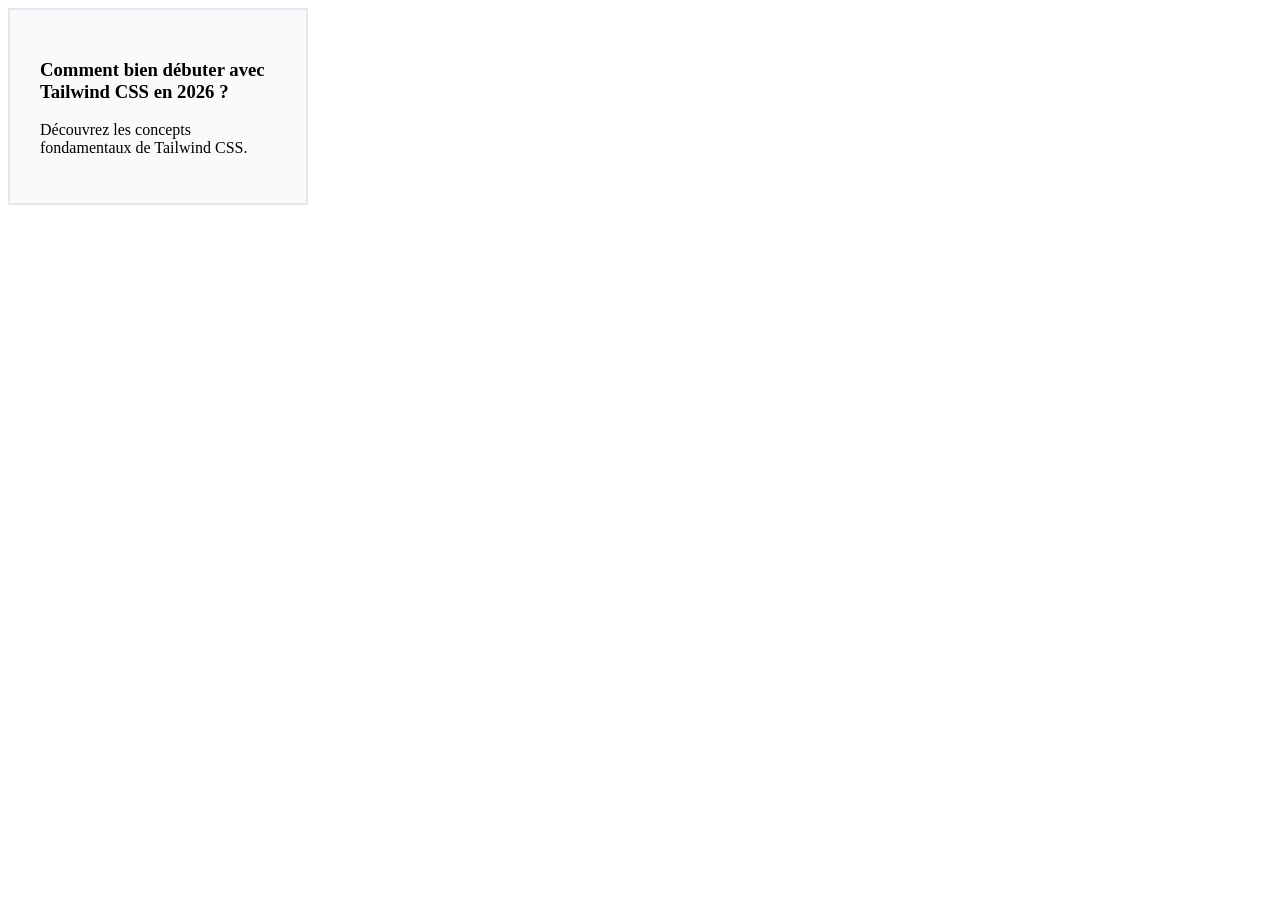
<file: T-20/index.html>
<!DOCTYPE html>
<html lang="fr">
<head>
    <meta charset="UTF-8">
    <meta name="viewport" content="width=device-width, initial-scale=1.0">
    <title>Mon Blog</title>
    <link rel="stylesheet" href="css/components.css">
    <link rel="stylesheet" href="css/global.css">
</head>
<body>
      <div class="carte-article">
        <div class="carte-contenu">
            <h3>Comment bien débuter avec Tailwind CSS en 2026 ?</h3>
            <p>Découvrez les concepts fondamentaux de Tailwind CSS.</p>
        </div>
    </div>
    
</body>
</html>
</file>
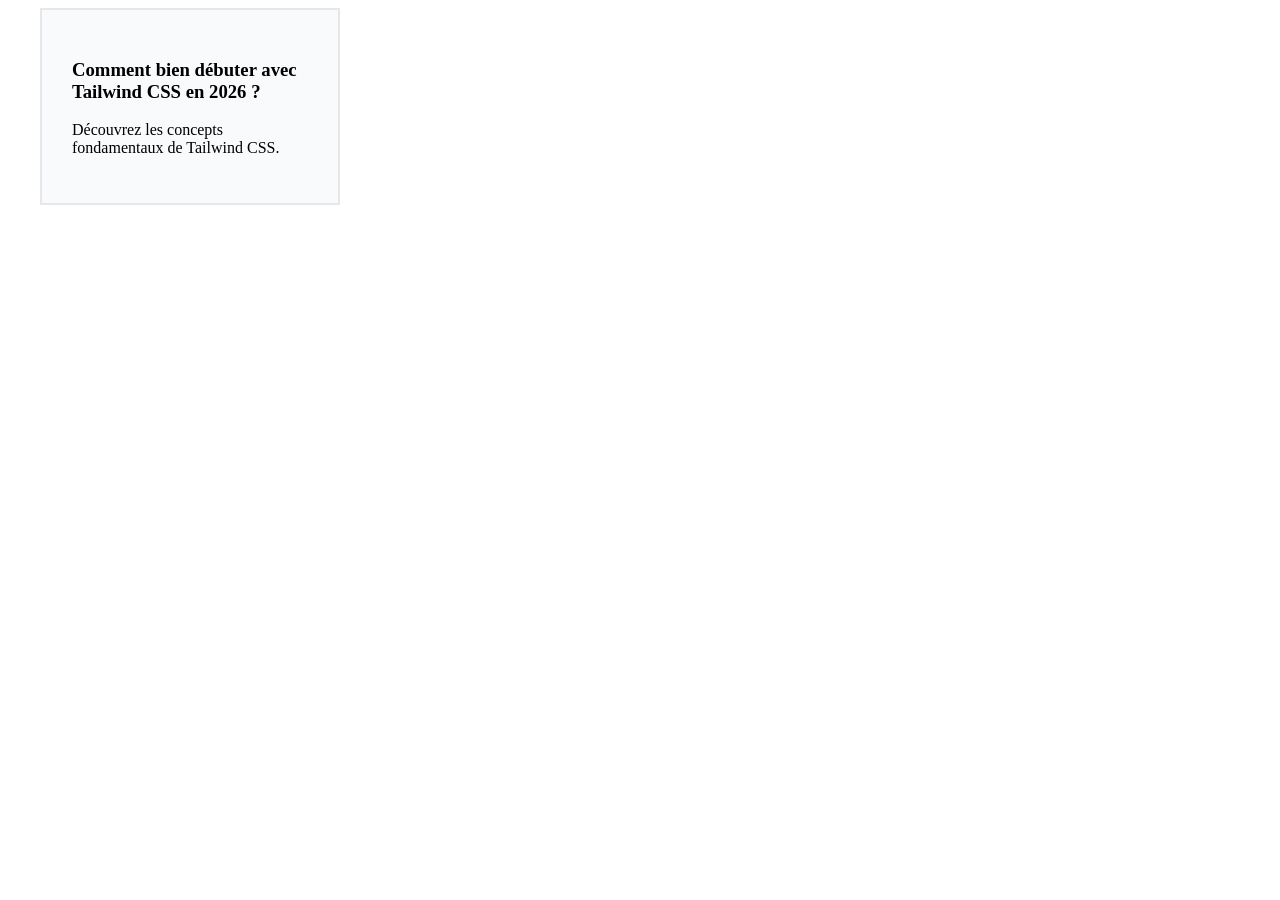
<file: T-21/index.html>
<!DOCTYPE html>
<html lang="fr">
<head>
    <meta charset="UTF-8">
    <title>Mon Blog</title>
    <link rel="stylesheet" href="css/global.css">
    <link rel="stylesheet" href="css/components.css">
    <link rel="stylesheet" href="css/pages.css">
</head>
<body>
    
    <section class="section-articles">
        <div class="conteneur-articles">
            
            <div class="carte-article">
                <div class="carte-contenu">
                    <h3>Comment bien débuter avec Tailwind CSS en 2026 ?</h3>
                    <p>Découvrez les concepts fondamentaux de Tailwind CSS.</p>
                </div>
            </div>

        </div>
    </section>

</body>
</html>
</file>
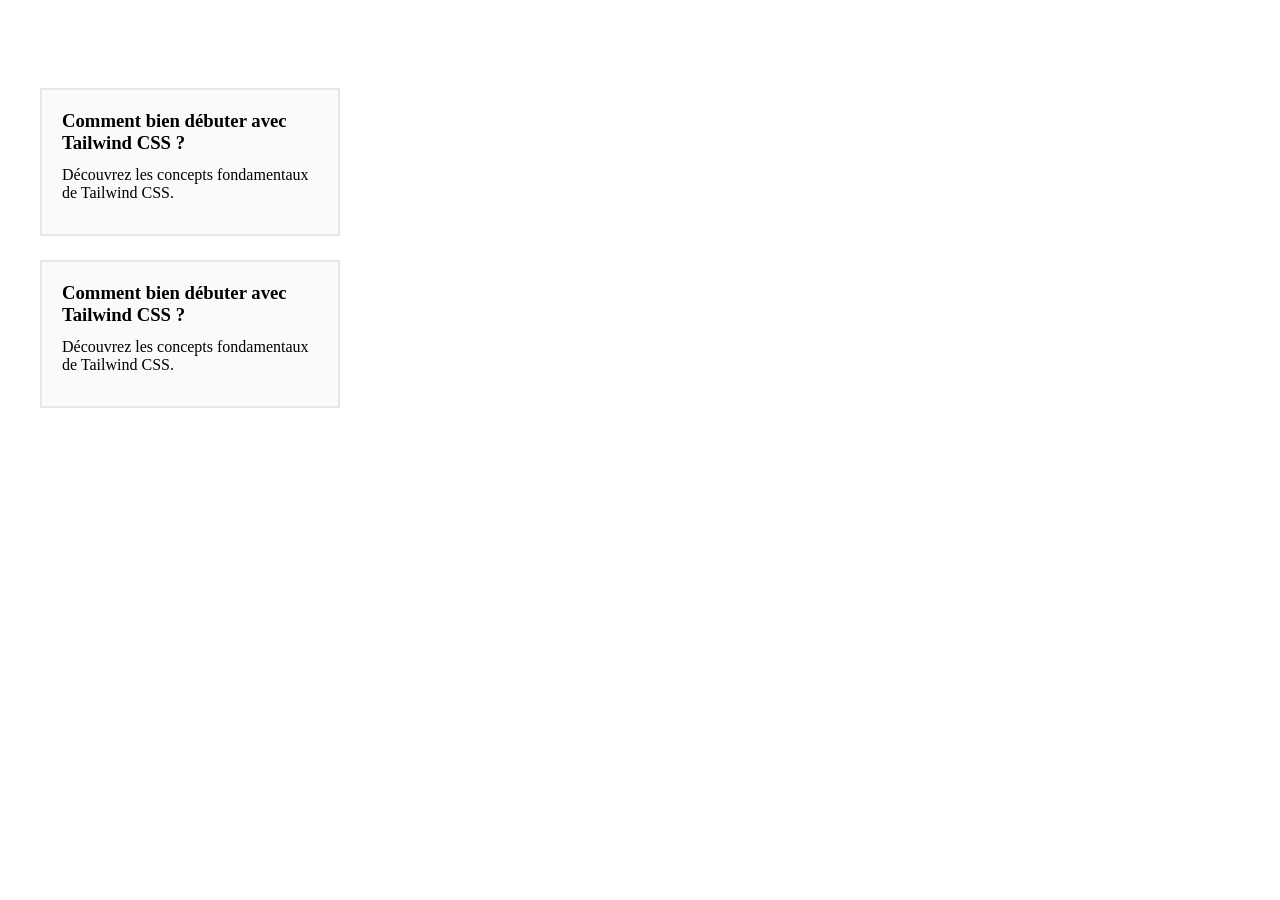
<file: T-22/index.html>
<!DOCTYPE html>
<html lang="fr">
<head>
    <meta charset="UTF-8">
    <title>Mon Blog</title>
    <link rel="stylesheet" href="css/global.css">
    <link rel="stylesheet" href="css/components.css">
    <link rel="stylesheet" href="css/pages.css">
</head>
<body>
    
    <section class="section-articles">
        <div class="conteneur-articles">
            
            <div class="carte-article">
                <div class="carte-contenu">
                    <h3>Comment bien débuter avec Tailwind CSS ?</h3>
                    <p>Découvrez les concepts fondamentaux de Tailwind CSS.</p>
                </div>
                
            </div>
            <div class="carte-article">
                <div class="carte-contenu">
                    <h3>Comment bien débuter avec Tailwind CSS ?</h3>
                    <p>Découvrez les concepts fondamentaux de Tailwind CSS.</p>
                </div>
                
            </div>
            
  

        </div>
    </section>

</body>
</html>
</file>
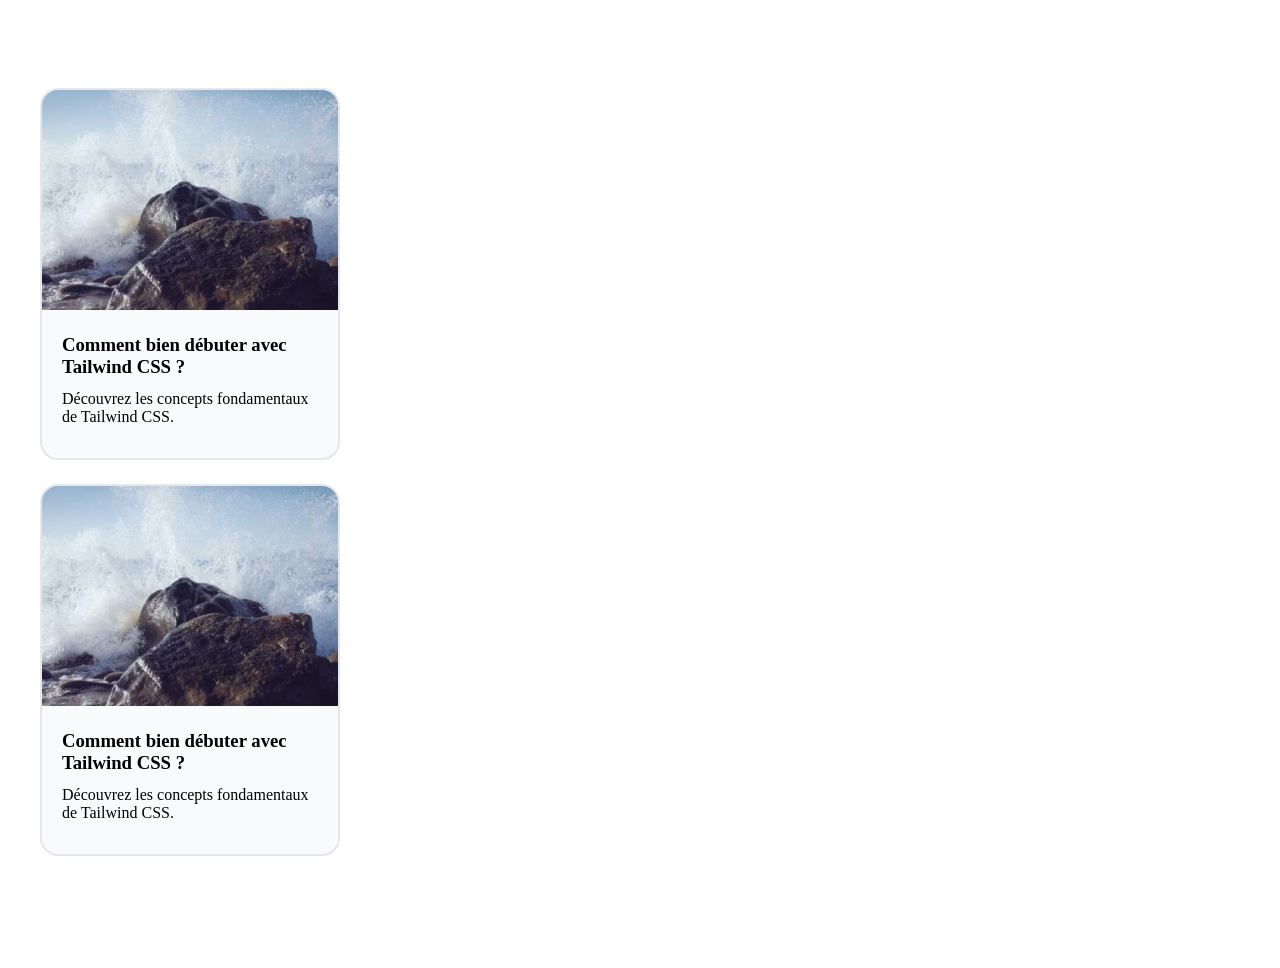
<file: T-23/index.html>
<!DOCTYPE html>
<html lang="fr">
<head>
    <meta charset="UTF-8">
    <title>Mon Blog</title>
    <link rel="stylesheet" href="css/global.css">
    <link rel="stylesheet" href="css/components.css">
    <link rel="stylesheet" href="css/pages.css">
</head>
<body>
    
    <section class="section-articles">
        <div class="conteneur-articles">
            
            <div class="carte-article">
                <a href="#" class="carte-image">
                    <img src="images/article-example.png" alt="Code source">
                </a>

                <div class="carte-contenu">
                    <h3>Comment bien débuter avec Tailwind CSS ?</h3>
                    <p>Découvrez les concepts fondamentaux de Tailwind CSS.</p>
                </div>
                
            </div>
            <div class="carte-article">
                    <a href="#" class="carte-image">
                    <img src="images/article-example.png" alt="Code source">
                   </a>
                <div class="carte-contenu">
                    <h3>Comment bien débuter avec Tailwind CSS ?</h3>
                    <p>Découvrez les concepts fondamentaux de Tailwind CSS.</p>
                </div>
                
            </div>
            
  

        </div>
    </section>

</body>
</html>
</file>
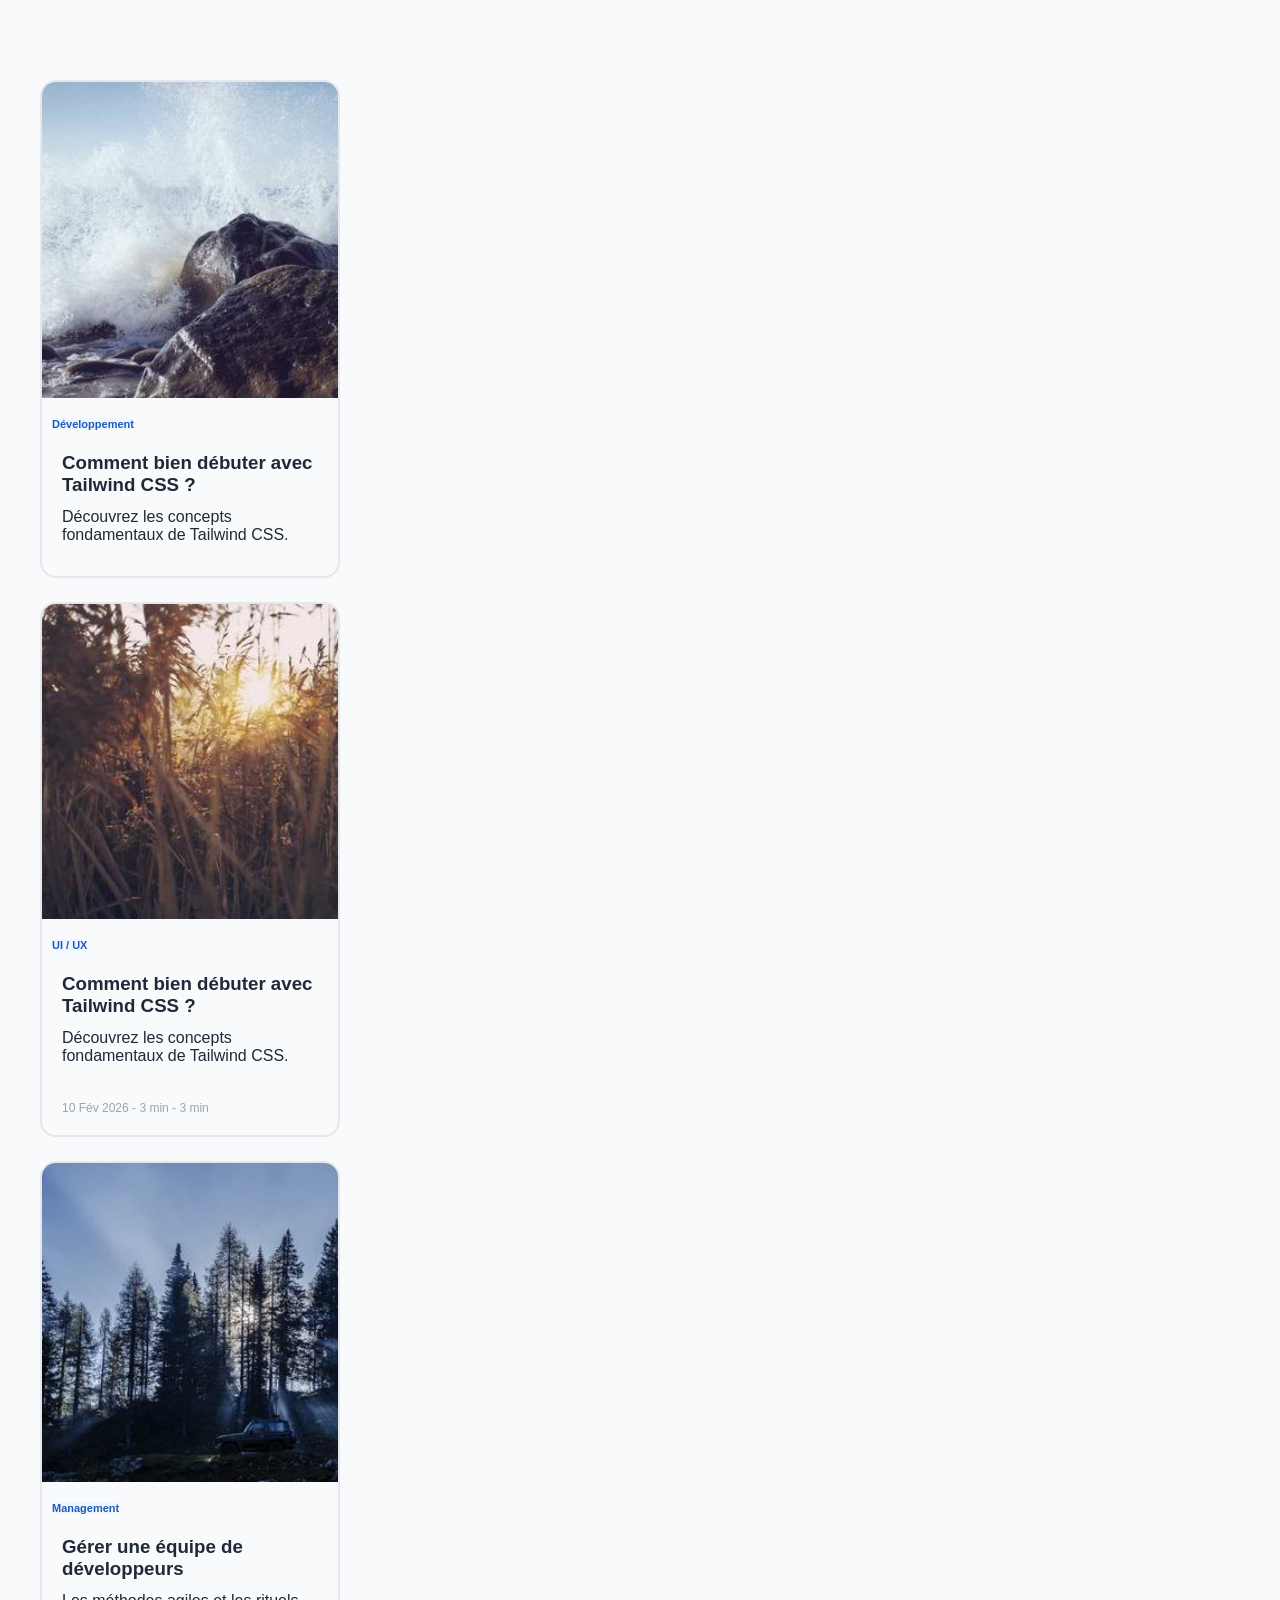
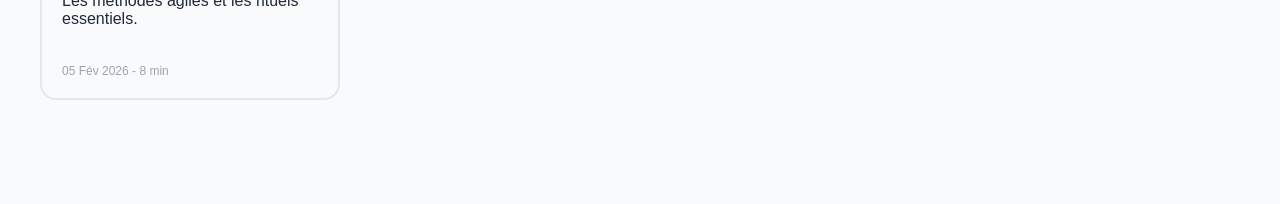
<file: T-24/index.html>
<!DOCTYPE html>
<html lang="fr">
<head>
    <meta charset="UTF-8">
    <title>Mon Blog</title>
    <link rel="stylesheet" href="css/global.css">
    <link rel="stylesheet" href="css/components.css">
    <link rel="stylesheet" href="css/pages.css">
</head>
<body>
    
    <section class="section-articles">
        <div class="conteneur-articles">
            
            <div class="carte-article">
                <a href="#" class="carte-image">
                    <img src="images/article-example.png" alt="Code source">
                </a>
                <span class="etiquette-categorie bleu">Développement</span>

                <div class="carte-contenu">
                    <h3>Comment bien débuter avec Tailwind CSS ?</h3>
                    <p>Découvrez les concepts fondamentaux de Tailwind CSS.</p>
                </div>
                
            </div>
            <div class="carte-article">
                    <a href="#" class="carte-image">
                    <img src="images/article-2.png" alt="Code source">
                   </a>
                   <span class="etiquette-categorie bleu">UI / UX</span>
                <div class="carte-contenu">
                    <h3>Comment bien débuter avec Tailwind CSS ?</h3>
                    <p>Découvrez les concepts fondamentaux de Tailwind CSS.</p>
                    <div class="carte-meta">
                     <span>10 Fév 2026 - 3 min</span>
                    <span>- 3 min</span>
                     </div>

                </div>
                
            </div>
            <div class="carte-article">
                    <a href="#" class="carte-image">
                    <img src="images/article3.png" alt="Code source">
                   </a>
                   <span class="etiquette-categorie bleu">Management</span>
                <div class="carte-contenu">
                    <h3>Gérer une équipe de développeurs</h3>
                    <p>Les méthodes agiles et les rituels essentiels.</p>
                    <div class="carte-meta">
                     <span>05 Fév 2026</span>
                    <span>- 8 min</span>
                     </div>

                </div>
                
            </div>
            
  

        </div>
    </section>

</body>
</html>
</file>
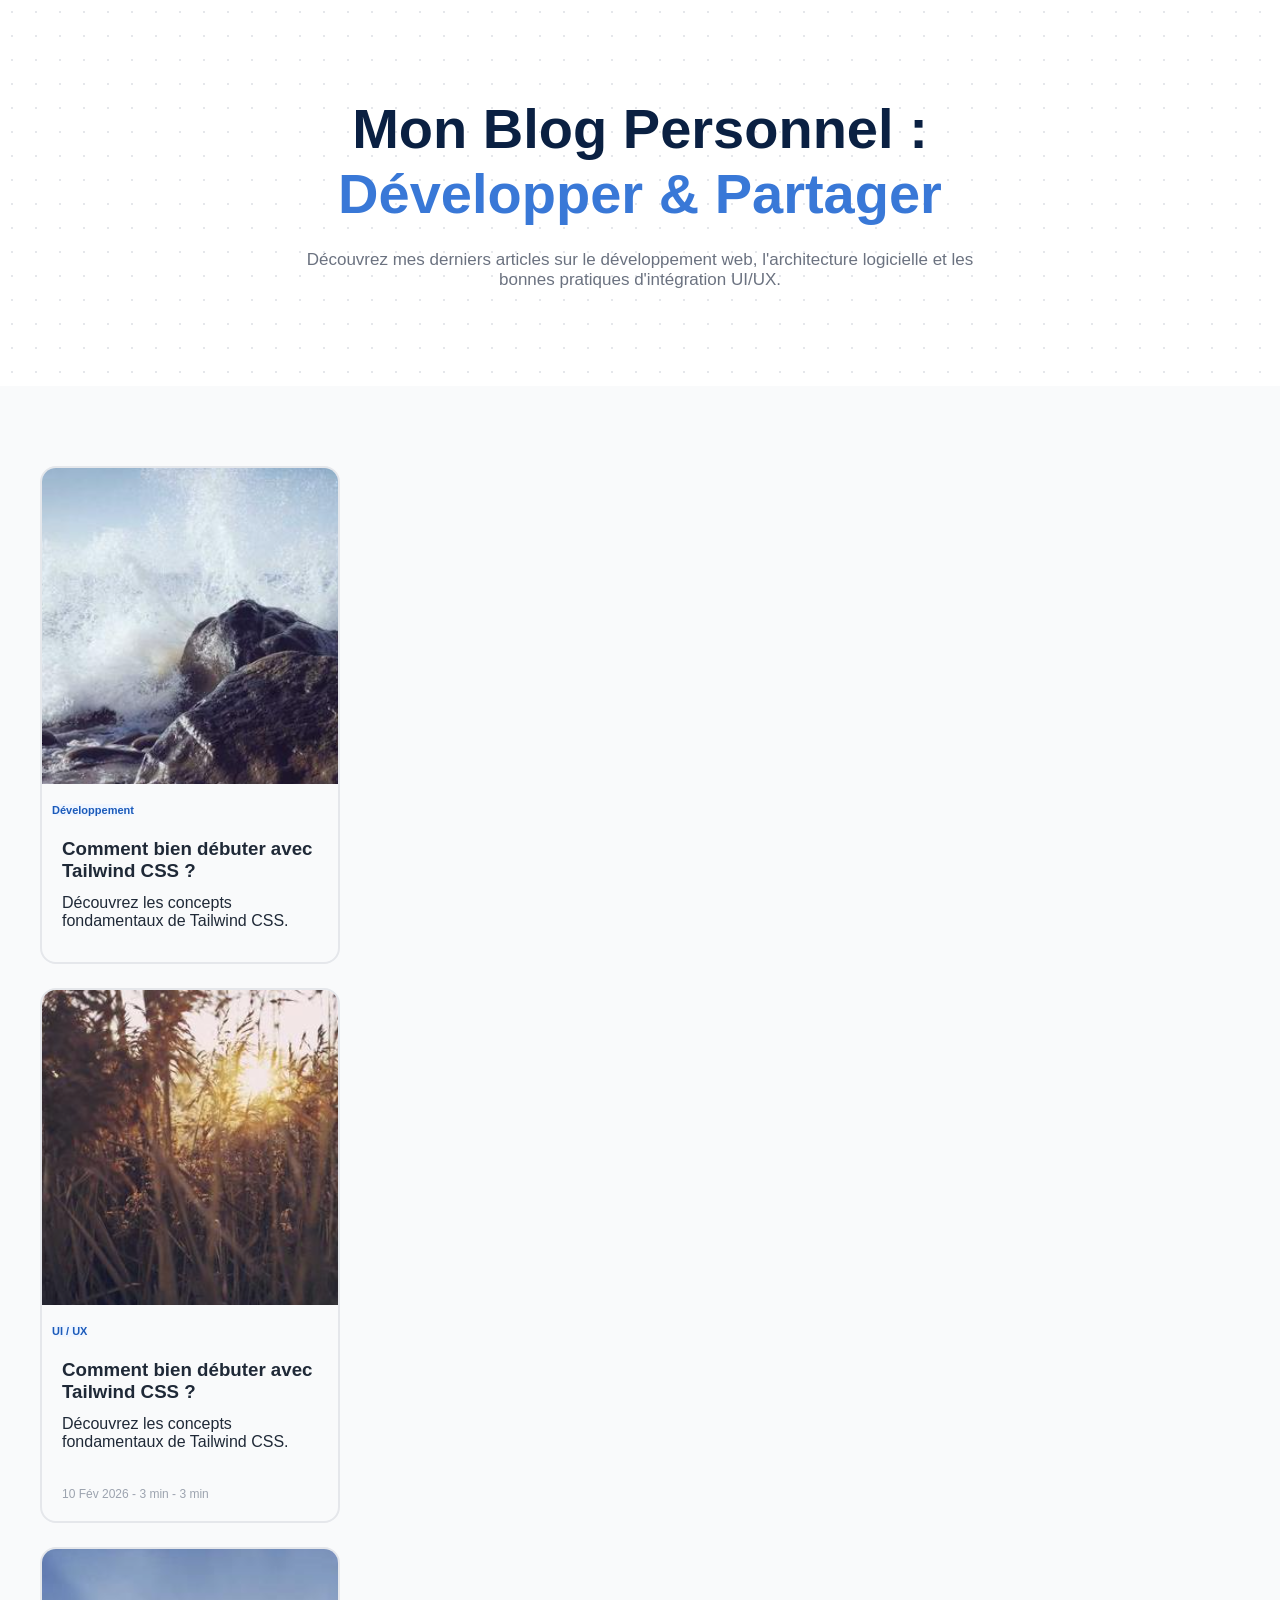
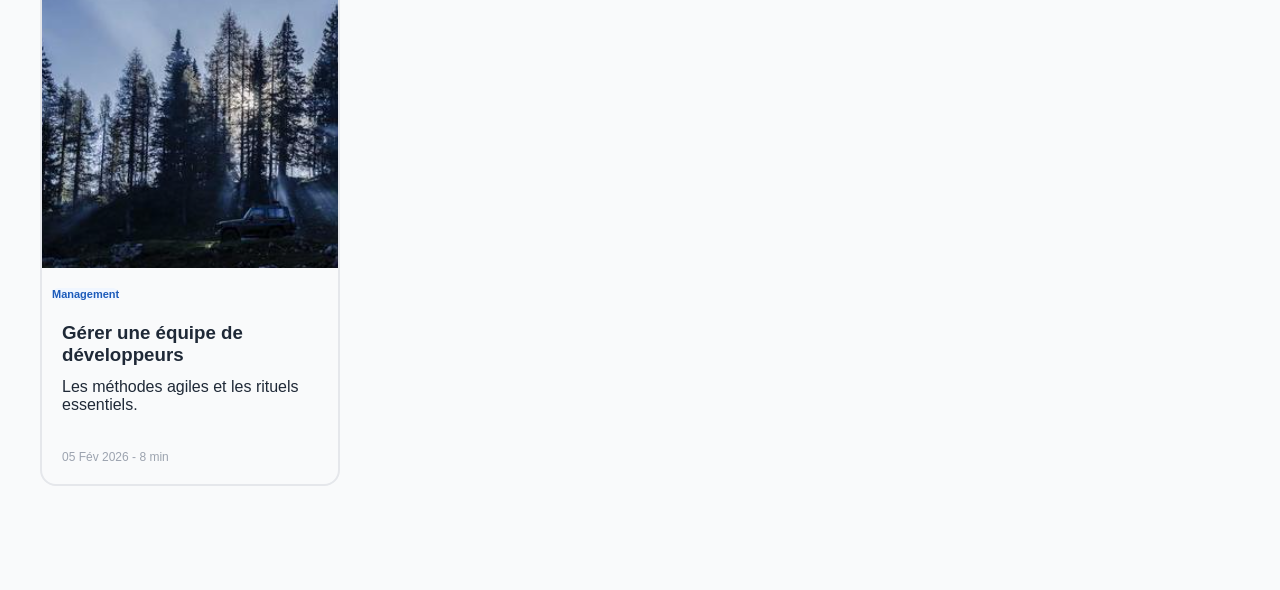
<file: T-25/index.html>
<!DOCTYPE html>
<html lang="fr">
<head>
    <meta charset="UTF-8">
    <title>Mon Blog</title>
    <link rel="stylesheet" href="css/global.css">
    <link rel="stylesheet" href="css/components.css">
    <link rel="stylesheet" href="css/pages.css">
</head>
<body>
    <section class="banniere-accueil">
    <h1>Mon Blog Personnel :<br><span>Développer &amp; Partager</span></h1>
    
    <p>Découvrez mes derniers articles sur le développement web, l'architecture logicielle et les bonnes pratiques d'intégration UI/UX.</p>
   </section>
    
    <section class="section-articles">
        <div class="conteneur-articles">
            
            <div class="carte-article">
                <a href="#" class="carte-image">
                    <img src="images/article-example.png" alt="Code source">
                </a>
                <span class="etiquette-categorie bleu">Développement</span>

                <div class="carte-contenu">
                    <h3>Comment bien débuter avec Tailwind CSS ?</h3>
                    <p>Découvrez les concepts fondamentaux de Tailwind CSS.</p>
                </div>
                
            </div>
            <div class="carte-article">
                    <a href="#" class="carte-image">
                    <img src="images/article-2.png" alt="Code source">
                   </a>
                   <span class="etiquette-categorie bleu">UI / UX</span>
                <div class="carte-contenu">
                    <h3>Comment bien débuter avec Tailwind CSS ?</h3>
                    <p>Découvrez les concepts fondamentaux de Tailwind CSS.</p>
                    <div class="carte-meta">
                     <span>10 Fév 2026 - 3 min</span>
                    <span>- 3 min</span>
                     </div>

                </div>
                
            </div>
            <div class="carte-article">
                    <a href="#" class="carte-image">
                    <img src="images/article3.png" alt="Code source">
                   </a>
                   <span class="etiquette-categorie bleu">Management</span>
                <div class="carte-contenu">
                    <h3>Gérer une équipe de développeurs</h3>
                    <p>Les méthodes agiles et les rituels essentiels.</p>
                    <div class="carte-meta">
                     <span>05 Fév 2026</span>
                    <span>- 8 min</span>
                     </div>

                </div>
                
            </div>
            
  

        </div>
    </section>

</body>
</html>
</file>
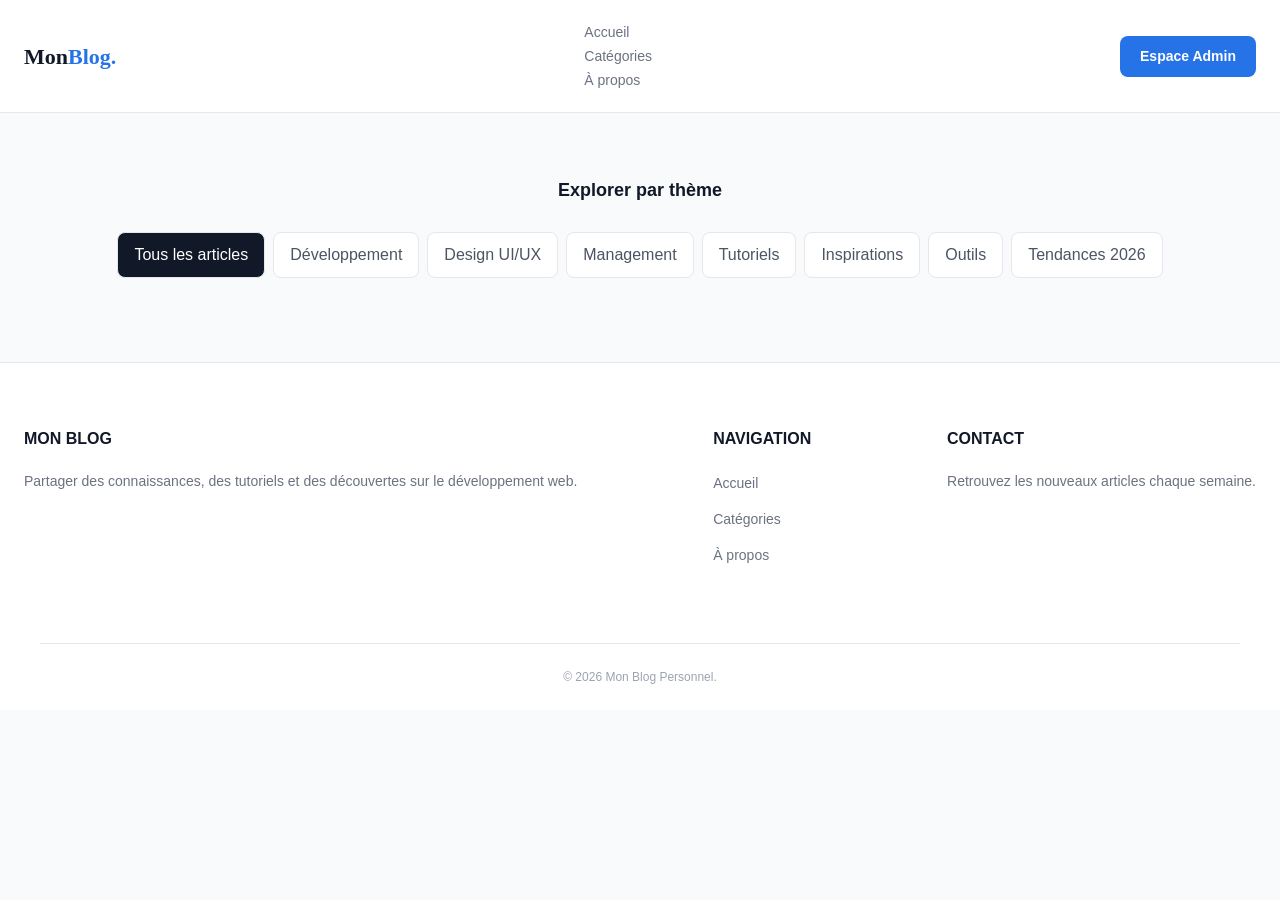
<file: T-31/index.html>
<!DOCTYPE html>
<html lang="fr">
<head>
    <meta charset="UTF-8">
    <meta name="viewport" content="width=device-width, initial-scale=1.0">
    <title>Mon Blog Personnel - Accueil</title>
    <link rel="stylesheet" href="css/global.css">
    <link rel="stylesheet" href="css/layout.css">
    <link rel="stylesheet" href="css/components.css">
    <link rel="stylesheet" href="css/pages.css">
</head>
<body>
    <header class="en-tete-site">
        <nav class="barre-navigation">
            <a href="index.html" class="logo">
                <span class="logo-sombre">Mon</span><span class="logo-couleur">Blog.</span>
            </a>
            <ul class="liens-navigation">
                <li><a href="#">Accueil</a></li>
                <li><a href="#">Catégories</a></li>
                <li><a href="#">À propos</a></li>
            </ul>
            <a href="#" class="bouton-principal">Espace Admin</a>
        </nav>
    </header>
    <section class="filtre-categories">
        <h2>Explorer par thème</h2>
        <div class="liste-filtres">
            <a href="#" class="pilule-filtre actif">Tous les articles</a>
            <a href="#" class="pilule-filtre">Développement</a>
            <a href="#" class="pilule-filtre">Design UI/UX</a>
            <a href="#" class="pilule-filtre">Management</a>
            <a href="#" class="pilule-filtre">Tutoriels</a>
            <a href="#" class="pilule-filtre">Inspirations</a>
            <a href="#" class="pilule-filtre">Outils</a>
            <a href="#" class="pilule-filtre">Tendances 2026</a>
        </div>
    </section>
        <footer class="pied-de-page">
        <div class="conteneur-pied-de-page">
            <div class="colonne-pied-de-page">
                <h2>Mon Blog</h2>
                <p>Partager des connaissances, des tutoriels et des découvertes sur le développement web.</p>
            </div>
            <div class="colonne-pied-de-page">
                <h2>Navigation</h2>
                <ul>
                    <li><a href="#">Accueil</a></li>
                    <li><a href="#">Catégories</a></li>
                    <li><a href="#">À propos</a></li>
                </ul>
            </div>
            <div class="colonne-pied-de-page">
                <h2>Contact</h2>
                <p>Retrouvez les nouveaux articles chaque semaine.</p>
            </div>
        </div>
        <div class="bas-pied-de-page">
            <p>&copy; 2026 Mon Blog Personnel.</p>
        </div>
    </footer>

</body>
</html>
</file>
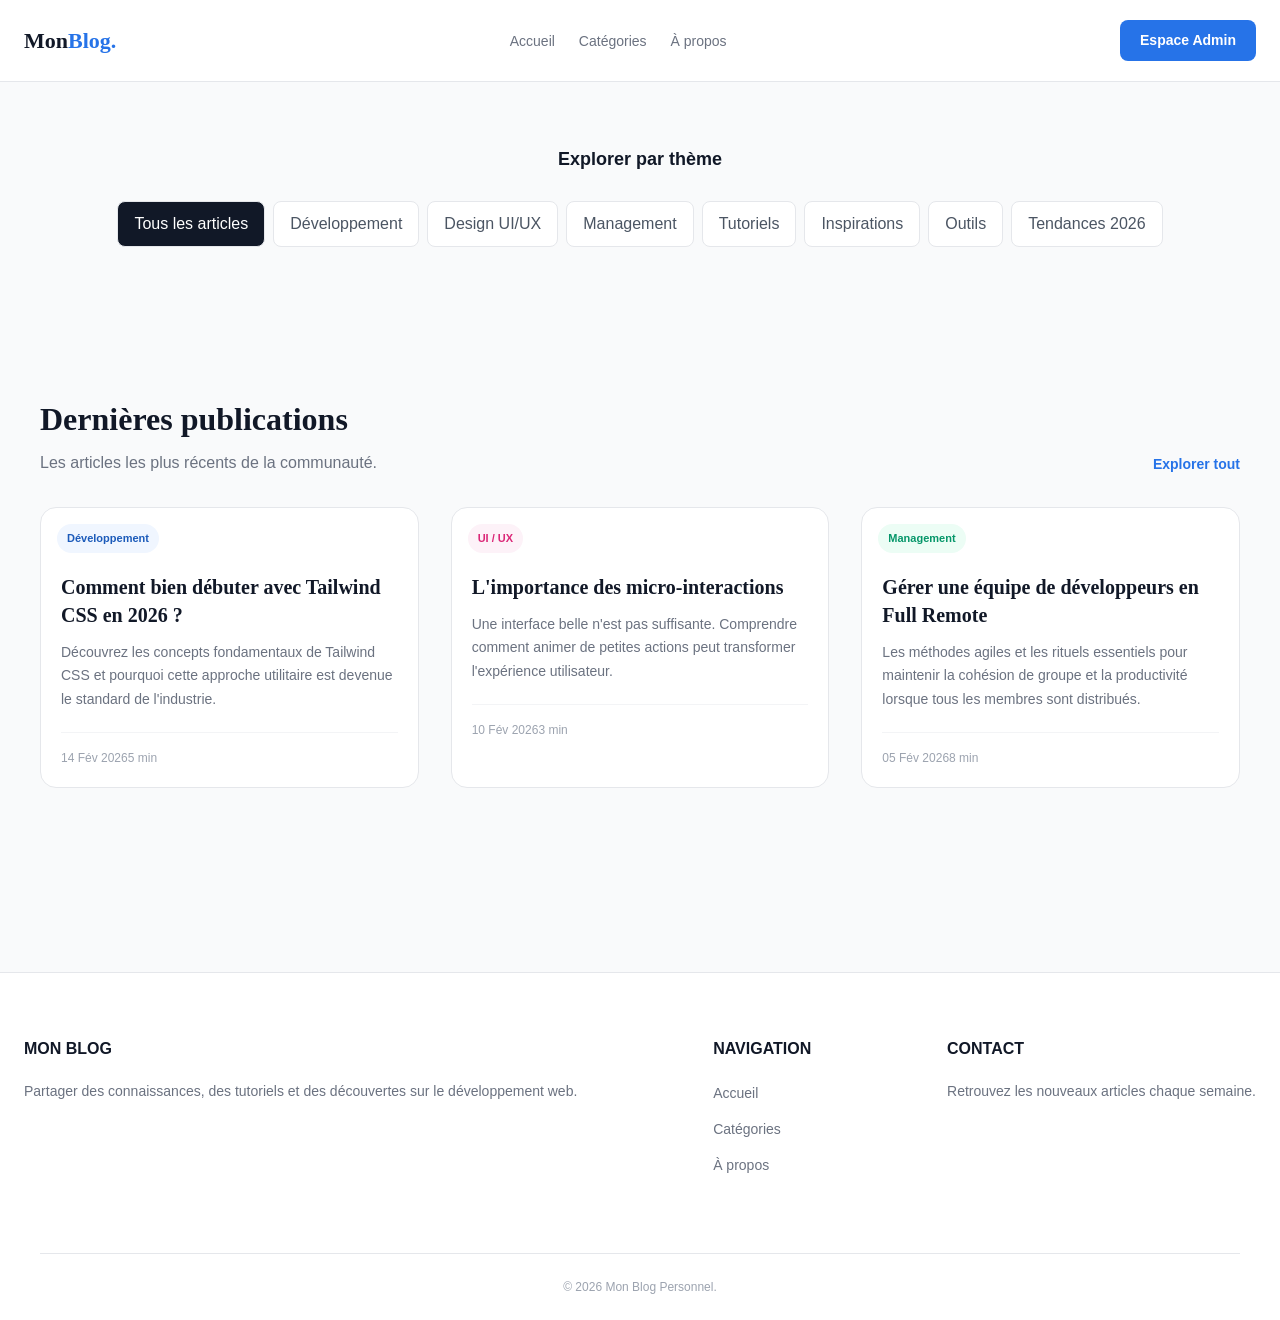
<file: T-33/index.html>
<!DOCTYPE html>
<html lang="fr">
<head>
    <meta charset="UTF-8">
    <meta name="viewport" content="width=device-width, initial-scale=1.0">
    <title>Mon Blog Personnel - Accueil</title>
    <link rel="stylesheet" href="css/global.css">
    <link rel="stylesheet" href="css/layout.css">
    <link rel="stylesheet" href="css/components.css">
    <link rel="stylesheet" href="css/pages.css">
</head>
<body>
    <header class="en-tete-site">
        <nav class="barre-navigation">
            <a href="index.html" class="logo">
                <span class="logo-sombre">Mon</span><span class="logo-couleur">Blog.</span>
            </a>
            <ul class="liens-navigation">
                <li><a href="#">Accueil</a></li>
                <li><a href="#">Catégories</a></li>
                <li><a href="#">À propos</a></li>
            </ul>
            <a href="#" class="bouton-principal">Espace Admin</a>
        </nav>
    </header>
    <section class="filtre-categories">
        <h2>Explorer par thème</h2>
        <div class="liste-filtres">
            <a href="#" class="pilule-filtre actif">Tous les articles</a>
            <a href="#" class="pilule-filtre">Développement</a>
            <a href="#" class="pilule-filtre">Design UI/UX</a>
            <a href="#" class="pilule-filtre">Management</a>
            <a href="#" class="pilule-filtre">Tutoriels</a>
            <a href="#" class="pilule-filtre">Inspirations</a>
            <a href="#" class="pilule-filtre">Outils</a>
            <a href="#" class="pilule-filtre">Tendances 2026</a>
        </div>
    </section>
    <section id="articles" class="section-articles">
        <div class="conteneur-articles">
            <div class="entete-liste-articles">
                <div>
                    <h2>Dernières publications</h2>
                    <p>Les articles les plus récents de la communauté.</p>
                </div>
                <a href="#" class="lien-voir-tout">Explorer tout</a>
            </div>

            <div class="grille-articles">
                <div class="carte-article">
                    <span class="etiquette-categorie bleu">Développement</span>
                    <div class="carte-contenu">
                        <h3><a href="#">Comment bien débuter avec Tailwind CSS en 2026 ?</a></h3>
                        <p>Découvrez les concepts fondamentaux de Tailwind CSS et pourquoi cette approche utilitaire est devenue le standard de l'industrie.</p>
                        <div class="carte-meta"><span>14 Fév 2026</span><span>5 min</span></div>
                    </div>
                </div>

                <div class="carte-article">
                    <span class="etiquette-categorie rose">UI / UX</span>
                    <div class="carte-contenu">
                        <h3><a href="#">L'importance des micro-interactions</a></h3>
                        <p>Une interface belle n'est pas suffisante. Comprendre comment animer de petites actions peut transformer l'expérience utilisateur.</p>
                        <div class="carte-meta"><span>10 Fév 2026</span><span>3 min</span></div>
                    </div>
                </div>

                <div class="carte-article">
                    <span class="etiquette-categorie vert">Management</span>
                    <div class="carte-contenu">
                        <h3><a href="#">Gérer une équipe de développeurs en Full Remote</a></h3>
                        <p>Les méthodes agiles et les rituels essentiels pour maintenir la cohésion de groupe et la productivité lorsque tous les membres sont distribués.</p>
                        <div class="carte-meta"><span>05 Fév 2026</span><span>8 min</span></div>
                    </div>
                </div>
            </div>
        </div>
    </section>

        <footer class="pied-de-page">
        <div class="conteneur-pied-de-page">
            <div class="colonne-pied-de-page">
                <h2>Mon Blog</h2>
                <p>Partager des connaissances, des tutoriels et des découvertes sur le développement web.</p>
            </div>
            <div class="colonne-pied-de-page">
                <h2>Navigation</h2>
                <ul>
                    <li><a href="#">Accueil</a></li>
                    <li><a href="#">Catégories</a></li>
                    <li><a href="#">À propos</a></li>
                </ul>
            </div>
            <div class="colonne-pied-de-page">
                <h2>Contact</h2>
                <p>Retrouvez les nouveaux articles chaque semaine.</p>
            </div>
        </div>
        <div class="bas-pied-de-page">
            <p>&copy; 2026 Mon Blog Personnel.</p>
        </div>
    </footer>

</body>
</html>
</file>
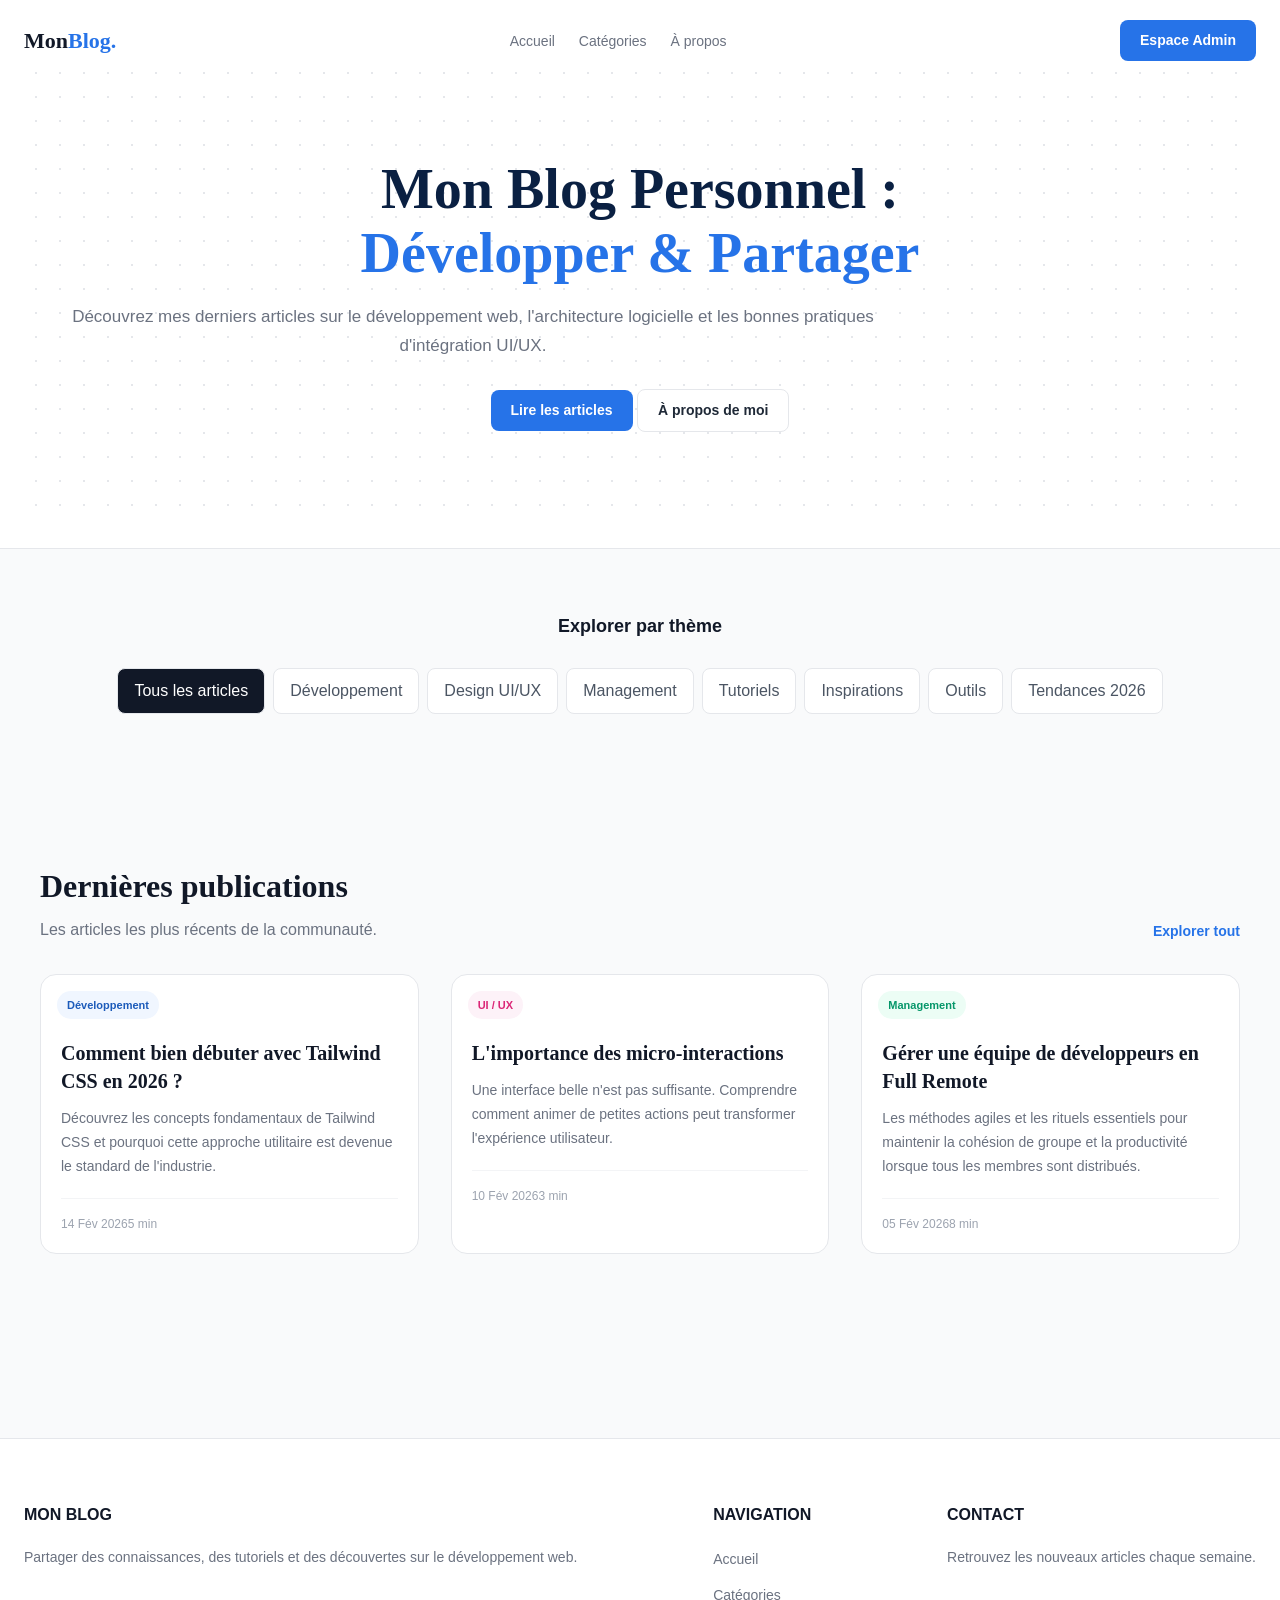
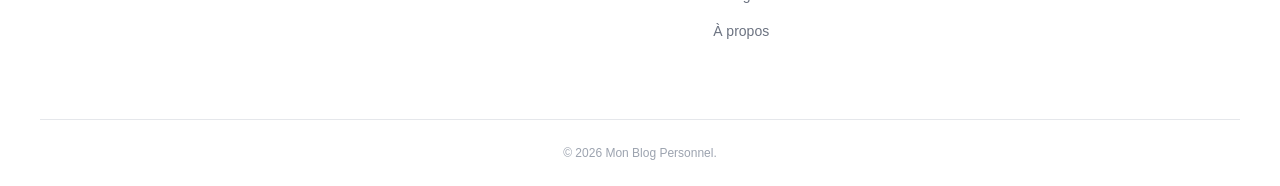
<file: T-34/index.html>
<!DOCTYPE html>
<html lang="fr">
<head>
    <meta charset="UTF-8">
    <meta name="viewport" content="width=device-width, initial-scale=1.0">
    <title>Mon Blog Personnel - Accueil</title>
    <link rel="stylesheet" href="css/global.css">
    <link rel="stylesheet" href="css/layout.css">
    <link rel="stylesheet" href="css/components.css">
    <link rel="stylesheet" href="css/pages.css">
</head>
<body>
    <header class="en-tete-site">
        <nav class="barre-navigation">
            <a href="index.html" class="logo">
                <span class="logo-sombre">Mon</span><span class="logo-couleur">Blog.</span>
            </a>
            <ul class="liens-navigation">
                <li><a href="#">Accueil</a></li>
                <li><a href="#">Catégories</a></li>
                <li><a href="#">À propos</a></li>
            </ul>
            <a href="#" class="bouton-principal">Espace Admin</a>
        </nav>
    <section class="banniere-accueil">
        <h1>Mon Blog Personnel :<br><span>Développer &amp; Partager</span></h1>
         <p>Découvrez mes derniers articles sur le développement web, l'architecture logicielle et les bonnes pratiques d'intégration UI/UX.</p>
          <div class="actions-banniere">
            <a href="#articles" class="bouton-principal">Lire les articles</a>
            <a href="#" class="bouton-secondaire">À propos de moi</a>
         </div>
     </section>
    </header>
    <section class="filtre-categories">
        <h2>Explorer par thème</h2>
        <div class="liste-filtres">
            <a href="#" class="pilule-filtre actif">Tous les articles</a>
            <a href="#" class="pilule-filtre">Développement</a>
            <a href="#" class="pilule-filtre">Design UI/UX</a>
            <a href="#" class="pilule-filtre">Management</a>
            <a href="#" class="pilule-filtre">Tutoriels</a>
            <a href="#" class="pilule-filtre">Inspirations</a>
            <a href="#" class="pilule-filtre">Outils</a>
            <a href="#" class="pilule-filtre">Tendances 2026</a>
        </div>
    </section>
    <section id="articles" class="section-articles">
        <div class="conteneur-articles">
            <div class="entete-liste-articles">
                <div>
                    <h2>Dernières publications</h2>
                    <p>Les articles les plus récents de la communauté.</p>
                </div>
                <a href="#" class="lien-voir-tout">Explorer tout</a>
            </div>

            <div class="grille-articles">
                <div class="carte-article">
                    <span class="etiquette-categorie bleu">Développement</span>
                    <div class="carte-contenu">
                        <h3><a href="#">Comment bien débuter avec Tailwind CSS en 2026 ?</a></h3>
                        <p>Découvrez les concepts fondamentaux de Tailwind CSS et pourquoi cette approche utilitaire est devenue le standard de l'industrie.</p>
                        <div class="carte-meta"><span>14 Fév 2026</span><span>5 min</span></div>
                    </div>
                </div>

                <div class="carte-article">
                    <span class="etiquette-categorie rose">UI / UX</span>
                    <div class="carte-contenu">
                        <h3><a href="#">L'importance des micro-interactions</a></h3>
                        <p>Une interface belle n'est pas suffisante. Comprendre comment animer de petites actions peut transformer l'expérience utilisateur.</p>
                        <div class="carte-meta"><span>10 Fév 2026</span><span>3 min</span></div>
                    </div>
                </div>

                <div class="carte-article">
                    <span class="etiquette-categorie vert">Management</span>
                    <div class="carte-contenu">
                        <h3><a href="#">Gérer une équipe de développeurs en Full Remote</a></h3>
                        <p>Les méthodes agiles et les rituels essentiels pour maintenir la cohésion de groupe et la productivité lorsque tous les membres sont distribués.</p>
                        <div class="carte-meta"><span>05 Fév 2026</span><span>8 min</span></div>
                    </div>
                </div>
            </div>
        </div>
    </section>

        <footer class="pied-de-page">
        <div class="conteneur-pied-de-page">
            <div class="colonne-pied-de-page">
                <h2>Mon Blog</h2>
                <p>Partager des connaissances, des tutoriels et des découvertes sur le développement web.</p>
            </div>
            <div class="colonne-pied-de-page">
                <h2>Navigation</h2>
                <ul>
                    <li><a href="#">Accueil</a></li>
                    <li><a href="#">Catégories</a></li>
                    <li><a href="#">À propos</a></li>
                </ul>
            </div>
            <div class="colonne-pied-de-page">
                <h2>Contact</h2>
                <p>Retrouvez les nouveaux articles chaque semaine.</p>
            </div>
        </div>
        <div class="bas-pied-de-page">
            <p>&copy; 2026 Mon Blog Personnel.</p>
        </div>
    </footer>

</body>
</html>
</file>
<file: T-20/css/components.css>
.carte-article {
    width: 300px;
    background: #f9fafb;
    border: 2px solid #e5e7eb;
}
.carte-contenu {
    padding: 30px;
}
</file>
<file: T-20/css/global.css>
* {
    box-sizing: border-box;
}
</file>
<file: T-21/css/global.css>
* {
    box-sizing: border-box;
}
</file>
<file: T-21/css/components.css>
.carte-article {
    width: 300px;
    background: #f9fafb;
    border: 2px solid #e5e7eb;
}
.carte-contenu {
    padding: 30px;
}
</file>
<file: T-21/css/pages.css>
.conteneur-articles {
    max-width: 1200px;
    margin: 0 auto; 
}
</file>
<file: T-22/css/global.css>
* {
    box-sizing: border-box;
}
</file>
<file: T-22/css/components.css>
.carte-article {
    width: 300px;
    background: #f9fafb;
    border: 2px solid #e5e7eb;
}

    

.carte-contenu {
    padding: 20px;
}
.carte-article {
    margin-bottom: 24px;
}
.carte-contenu h3 {
    margin: 0; 
}

.carte-contenu p {
    margin: 12px 0; 
}
</file>
<file: T-22/css/pages.css>
.conteneur-articles {
    max-width: 1200px;
    margin: 0 auto; 
}
.section-articles {
    padding: 80px 24px;
}
</file>
<file: T-23/css/global.css>
* {
    box-sizing: border-box;
}
</file>
<file: T-23/css/components.css>
.carte-article {
    width: 300px;
    background: #f9fafb;
    border: 2px solid #e5e7eb;
    margin-bottom: 24px;
    border-radius: 18px;
    overflow: hidden;
}


.carte-contenu {
    padding: 20px;
}

.carte-contenu h3 {
    margin: 0; 
}

.carte-contenu p {
    margin: 12px 0; 
}
.carte-image {
    display: block;
}

.carte-image img {
    width: 100%;
    height: 220px;
    object-fit: cover;
}
</file>
<file: T-23/css/pages.css>
.conteneur-articles {
    max-width: 1200px;
    margin: 0 auto; 
}
.section-articles {
    padding: 80px 24px;
}
</file>
<file: T-24/css/global.css>
* {
    box-sizing: border-box;
}
body {
    margin: 0;
    background: #f9fafb;
    font-family: Arial, sans-serif;
    color: #1f2937;
}
</file>
<file: T-24/css/components.css>
.carte-article {
    width: 300px;
    background: #f9fafb;
    border: 2px solid #e5e7eb;
    margin-bottom: 24px;
    border-radius: 16px;
    overflow: hidden;
}

    

.carte-contenu {
    padding: 20px;
}
.carte-article {
    margin-bottom: 24px;
}
.carte-contenu h3 {
    margin: 0; 
}

.carte-contenu p {
    margin: 12px 0; 
}
.etiquette-categorie {
    display: inline-block;
    margin: 16px 10px 0;
    font-size: 11px;
    font-weight: 700;
    border-radius: 99px;
    background: #f0f6ff;
    color: #1c5bba;

}
.carte-meta {
    margin-top: 20px;
    padding-top: 16px;
    font-size: 12px;
    color: #9ca3af;
    border-radius: 1px solid #f3f4f6;
}
</file>
<file: T-24/css/pages.css>
.conteneur-articles {
    max-width: 1200px;
    margin: 0 auto; 
}
.section-articles {
    padding: 80px 24px;
}
</file>
<file: T-25/css/global.css>
* {
    box-sizing: border-box;
}
body {
    margin: 0;
    background: #f9fafb;
    font-family: Arial, sans-serif;
    color: #1f2937;
}
</file>
<file: T-25/css/components.css>
.carte-article {
    width: 300px;
    background: #f9fafb;
    border: 2px solid #e5e7eb;
    margin-bottom: 24px;
    border-radius: 16px;
    overflow: hidden;
}

    

.carte-contenu {
    padding: 20px;
}
.carte-article {
    margin-bottom: 24px;
}
.carte-contenu h3 {
    margin: 0; 
}

.carte-contenu p {
    margin: 12px 0; 
}
.etiquette-categorie {
    display: inline-block;
    margin: 16px 10px 0;
    font-size: 11px;
    font-weight: 700;
    border-radius: 99px;
    background: #f0f6ff;
    color: #1c5bba;

}
.carte-meta {
    margin-top: 20px;
    padding-top: 16px;
    font-size: 12px;
    color: #9ca3af;
    border-radius: 1px solid #f3f4f6;
}
</file>
<file: T-25/css/pages.css>
.conteneur-articles {
    max-width: 1200px;
    margin: 0 auto; 
}
.section-articles {
    padding: 80px 24px;
}
.banniere-accueil {
    padding: 96px 24px;
    text-align: center;
    background: #ffffff;
    background-image: radial-gradient(#e5e7eb 1px, transparent 1px);
    background-size: 24px 24px;
}
.banniere-accueil span{
    color: #3978d7;

}
.banniere-accueil h1 {
    max-width: 850px;
    margin: 0 auto; 
    font-size: 56px;
    color: #0a2042;
}

.banniere-accueil p {
    max-width: 680px;
    margin: 24px auto 0; 
    font-size: 17px;
    color: #6b7280;
}
</file>
<file: T-31/css/global.css>
body { 
     margin: 0;
     color: #1f2937;
     background: #f9fafb; 
     font-family: Arial, sans-serif;
     line-height: 1.5; 
    }
a { 
  color: inherit;
  text-decoration: none;
  }
  ul { list-style: none; padding: 0; margin: 0; }
</file>
<file: T-31/css/layout.css>
.en-tete-site {
     padding: 20px 24px; 
     background: white;
     border-bottom: 1px solid #e5e7eb;  
}
.logo { 
     font-family: Georgia, serif;
     font-size: 22px; 
     font-weight: 900;
}
.logo-sombre { 
    color: #111827; }
.logo-couleur {
     color: #2673e8; 
}
.liens-navigation a { 
    color: #6b7280;
    font-size: 14px; 
    font-weight: 500; 
}
.barre-navigation{
    display: flex;
    justify-content:space-between;
    align-items: center;
    
}
.pied-de-page {
    margin-top:80px ;
    padding: 64px 24px 24px ;
    background: white;
    border-top: 1px solid #e5e7eb;
}
.colonne-pied-de-page h2{
    margin: 0 0 20px;
    color: #111827;
    font-size: 16px;
    text-transform: uppercase ;
   
}
.colonne-pied-de-page p, 
.colonne-pied-de-page a{
     color: #6b7280;
     font-size: 14px;
}
.colonne-pied-de-page li {
    margin-bottom: 12px; 
}
.bas-pied-de-page{
    max-width: 1200px;
    margin: 64px auto 0;
    padding-top: 24px;
    text-align: center;
    border-top: 1px solid #e5e7eb;
  
}
.bas-pied-de-page p{
    margin: 0px;
    color: #9ca3af;
    font-size: 12px;


}
.conteneur-pied-de-page {
    display: flex;
    flex-direction: row;
    justify-content: space-between;
}
</file>
<file: T-31/css/components.css>
.bouton-principal { 
    display: inline-block;
    padding: 10px 20px; 
    color: white;
    background: #2673e8; 
    border-radius: 8px; 
    font-size: 14px; 
    font-weight: 600; 
    text-align: center; 
}
.pilule-filtre {
    display: inline-block;
    padding: 10px 16px;
    margin: 4px;
    color: #4b5563;
    background: white;
    border: 1px solid #e5e7eb;
    border-radius: 8px;

}
 .pilule-filtre.actif{
    color: white;
    background: #111827;
 }
</file>
<file: T-31/css/pages.css>
.filtre-categories {
    margin: 64px 24px;
    text-align: center;
}
.filtre-categories h2 {
    margin: 0 0 24px;
    color: #111827;
    font-size: 18px;
}
.liste-filtres{
    display: flex;
    flex-wrap: wrap;
    justify-content: center;
}
</file>
<file: T-33/css/global.css>
body { 
     margin: 0;
     color: #1f2937;
     background: #f9fafb; 
     font-family: Arial, sans-serif;
     line-height: 1.5; 
    }
a { 
  color: inherit;
  text-decoration: none;
  }
  ul { list-style: none; padding: 0; margin: 0; }
</file>
<file: T-33/css/layout.css>
.en-tete-site {
     padding: 20px 24px; 
     background: white;
     border-bottom: 1px solid #e5e7eb;  
}
.logo { 
     font-family: Georgia, serif;
     font-size: 22px; 
     font-weight: 900;
}
.logo-sombre { 
    color: #111827; }
.logo-couleur {
     color: #2673e8; 
}
.liens-navigation a { 
    color: #6b7280;
    font-size: 14px; 
    font-weight: 500; 


}
.liens-navigation{
    display: flex;
    gap: 24px;

}

.barre-navigation{
    display: flex;
    justify-content:space-between;
    align-items: center;
    
}
.pied-de-page {
    margin-top:80px ;
    padding: 64px 24px 24px ;
    background: white;
    border-top: 1px solid #e5e7eb;
}
.colonne-pied-de-page h2{
    margin: 0 0 20px;
    color: #111827;
    font-size: 16px;
    text-transform: uppercase ;
   
}
.colonne-pied-de-page p, 
.colonne-pied-de-page a{
     color: #6b7280;
     font-size: 14px;
}
.colonne-pied-de-page li {
    margin-bottom: 12px; 
}
.bas-pied-de-page{
    max-width: 1200px;
    margin: 64px auto 0;
    padding-top: 24px;
    text-align: center;
    border-top: 1px solid #e5e7eb;
  
}
.bas-pied-de-page p{
    margin: 0px;
    color: #9ca3af;
    font-size: 12px;


}
.conteneur-pied-de-page {
    display: flex;
    flex-direction: row;
    justify-content: space-between;
    column-gap: 48px;
    gap: 48px;
}
</file>
<file: T-33/css/components.css>
.bouton-principal { 
    display: inline-block;
    padding: 10px 20px; 
    color: white;
    background: #2673e8; 
    border-radius: 8px; 
    font-size: 14px; 
    font-weight: 600; 
    text-align: center; 
}
.pilule-filtre {
    display: inline-block;
    padding: 10px 16px;
    margin: 4px;
    color: #4b5563;
    background: white;
    border: 1px solid #e5e7eb;
    border-radius: 8px;

}
 .pilule-filtre.actif{
    color: white;
    background: #111827;
 }
 .carte-article{
    overflow: hidden;
    background: white;
    border: 1px solid #e5e7eb;
    border-radius: 16px;
    margin-bottom: 24px;
    flex: 1;
 }
 .carte-contenu{
    padding: 20px;

 }
.carte-contenu h3{
    margin: 0;
    color: #111827;
    font-family:  Georgia, serif;
    font-size: 20px;
    line-height: 1.4;
}
.carte-contenu p{
    margin: 12px 0;
    color: #6b7280;
    font-size: 14px;
    line-height: 1.7;
}
.carte-meta {
    margin-top: 20px;
    padding-top: 16px;
    color: #9ca3af;
    font-size: 12px;
    border-top: 1px solid #f3f4f6;

}
.etiquette-categorie {
   display: inline-block;
   margin: 16px 16px 0;
   padding: 6px 10px;
   font-size: 11px;
   font-weight: 700;
   background:#f0f6ff ;
   border-radius: 99px;
}
.etiquette-categorie.bleu {
    color: #1c5bba;
}
.etiquette-categorie.rose{
    color: #db2777;
    background:#fdf2f8 ;
}
.etiquette-categorie.vert {
    color: #059669;
    background: #ecfdf5;
}
</file>
<file: T-33/css/pages.css>
.filtre-categories {
    margin: 64px 24px;
    text-align: center;
}
.filtre-categories h2 {
    margin: 0 0 24px;
    color: #111827;
    font-size: 18px;
}
.liste-filtres{
    display: flex;
    flex-wrap: wrap;
    justify-content: center;
}
.section-articles {
    padding: 80px 24px;
}
.conteneur-articles {
    max-width: 1200px;
    margin: 0 auto;
  
}
.entete-liste-articles{
    margin-bottom: 32px;
    display: flex;
    justify-content: space-between;
    align-items: flex-end;
}
.entete-liste-articles h2{ 
    margin: 0;
    color: #111827;
    font-family:  Georgia, serif;
    font-size: 32px;
}
.entete-liste-articles p{
    margin: 8px 0 0;
    color: #6b7280;
}
.lien-voir-tout{
    color: #2673e8;
    font-size: 14px;
    font-weight: 600;
}
.grille-articles {
    display: flex;
    gap: 32px;
}
</file>
<file: T-34/css/global.css>
body { 
     margin: 0;
     color: #1f2937;
     background: #f9fafb; 
     font-family: Arial, sans-serif;
     line-height: 1.5; 
    }
a { 
  color: inherit;
  text-decoration: none;
  }
  ul { list-style: none; padding: 0; margin: 0; }
</file>
<file: T-34/css/layout.css>
.en-tete-site {
     padding: 20px 24px; 
     background: white;
     border-bottom: 1px solid #e5e7eb;  
}
.logo { 
     font-family: Georgia, serif;
     font-size: 22px; 
     font-weight: 900;
}
.logo-sombre { 
    color: #111827; }
.logo-couleur {
     color: #2673e8; 
}
.liens-navigation a { 
    color: #6b7280;
    font-size: 14px; 
    font-weight: 500; 


}
.liens-navigation{
    display: flex;
    gap: 24px;

}

.barre-navigation{
    display: flex;
    justify-content:space-between;
    align-items: center;
    
}
.pied-de-page {
    margin-top:80px ;
    padding: 64px 24px 24px ;
    background: white;
    border-top: 1px solid #e5e7eb;
}
.colonne-pied-de-page h2{
    margin: 0 0 20px;
    color: #111827;
    font-size: 16px;
    text-transform: uppercase ;
   
}
.colonne-pied-de-page p, 
.colonne-pied-de-page a{
     color: #6b7280;
     font-size: 14px;
}
.colonne-pied-de-page li {
    margin-bottom: 12px; 
}
.bas-pied-de-page{
    max-width: 1200px;
    margin: 64px auto 0;
    padding-top: 24px;
    text-align: center;
    border-top: 1px solid #e5e7eb;
  
}
.bas-pied-de-page p{
    margin: 0px;
    color: #9ca3af;
    font-size: 12px;


}
.conteneur-pied-de-page {
    display: flex;
    flex-direction: row;
    justify-content: space-between;
    column-gap: 48px;
    gap: 48px;
}
</file>
<file: T-34/css/components.css>
.bouton-principal { 
    display: inline-block;
    padding: 10px 20px; 
    color: white;
    background: #2673e8; 
    border-radius: 8px; 
    font-size: 14px; 
    font-weight: 600; 
    text-align: center; 
}
.pilule-filtre {
    display: inline-block;
    padding: 10px 16px;
    margin: 4px;
    color: #4b5563;
    background: white;
    border: 1px solid #e5e7eb;
    border-radius: 8px;

}
 .pilule-filtre.actif{
    color: white;
    background: #111827;
 }
 .carte-article{
    overflow: hidden;
    background: white;
    border: 1px solid #e5e7eb;
    border-radius: 16px;
    margin-bottom: 24px;
    flex: 1;
 }
 .carte-contenu{
    padding: 20px;

 }
.carte-contenu h3{
    margin: 0;
    color: #111827;
    font-family:  Georgia, serif;
    font-size: 20px;
    line-height: 1.4;
}
.carte-contenu p{
    margin: 12px 0;
    color: #6b7280;
    font-size: 14px;
    line-height: 1.7;
}
.carte-meta {
    margin-top: 20px;
    padding-top: 16px;
    color: #9ca3af;
    font-size: 12px;
    border-top: 1px solid #f3f4f6;

}
.etiquette-categorie {
   display: inline-block;
   margin: 16px 16px 0;
   padding: 6px 10px;
   font-size: 11px;
   font-weight: 700;
   background:#f0f6ff ;
   border-radius: 99px;
}
.etiquette-categorie.bleu {
    color: #1c5bba;
}
.etiquette-categorie.rose{
    color: #db2777;
    background:#fdf2f8 ;
}
.etiquette-categorie.vert {
    color: #059669;
    background: #ecfdf5;
}
.bouton-secondaire{
    display: inline-block;
    padding: 10px 20px;
    color: #1f2937 ;
    background: white;
    border: 1px solid #e5e7eb;
    border-radius: 8px;
    font-size: 14px;
    font-weight: 600;
    text-align: center;
}
</file>
<file: T-34/css/pages.css>
.filtre-categories {
    margin: 64px 24px;
    text-align: center;
}
.filtre-categories h2 {
    margin: 0 0 24px;
    color: #111827;
    font-size: 18px;
}
.liste-filtres{
    display: flex;
    flex-wrap: wrap;
    justify-content: center;
}
.section-articles {
    padding: 80px 24px;
}
.conteneur-articles {
    max-width: 1200px;
    margin: 0 auto;
  
}
.entete-liste-articles{
    margin-bottom: 32px;
    display: flex;
    justify-content: space-between;
    align-items: flex-end;
}
.entete-liste-articles h2{ 
    margin: 0;
    color: #111827;
    font-family:  Georgia, serif;
    font-size: 32px;
}
.entete-liste-articles p{
    margin: 8px 0 0;
    color: #6b7280;
}
.lien-voir-tout{
    color: #2673e8;
    font-size: 14px;
    font-weight: 600;
}
.grille-articles {
    display: flex;
    gap: 32px;
}
.banniere-accueil{
    padding: 96px 24px;
    text-align: center;
    background: #ffffff;
    background-image: radial-gradient(#e5e7eb 1px, transparent 1px);
    background-size: 24px 24px;
}
.banniere-accueil h1{
    max-width: 850px;
    margin: 0 auto;
    color: #0a2042;
    font-family:Georgia, serif ;
    font-size: 56px;
    font-weight: 900;
    line-height:1.15 ;
}
.banniere-accueil h1 span {
    color: #2673e8;
}
.banniere-accueil p{
    max-width: 850px;
    margin: 24 auto 0;
    color: #6b7280;
    font-size: 17px;
    line-height: 1.7;
}
.actions-banniere{
    margin-top: 28px;
}
</file>
